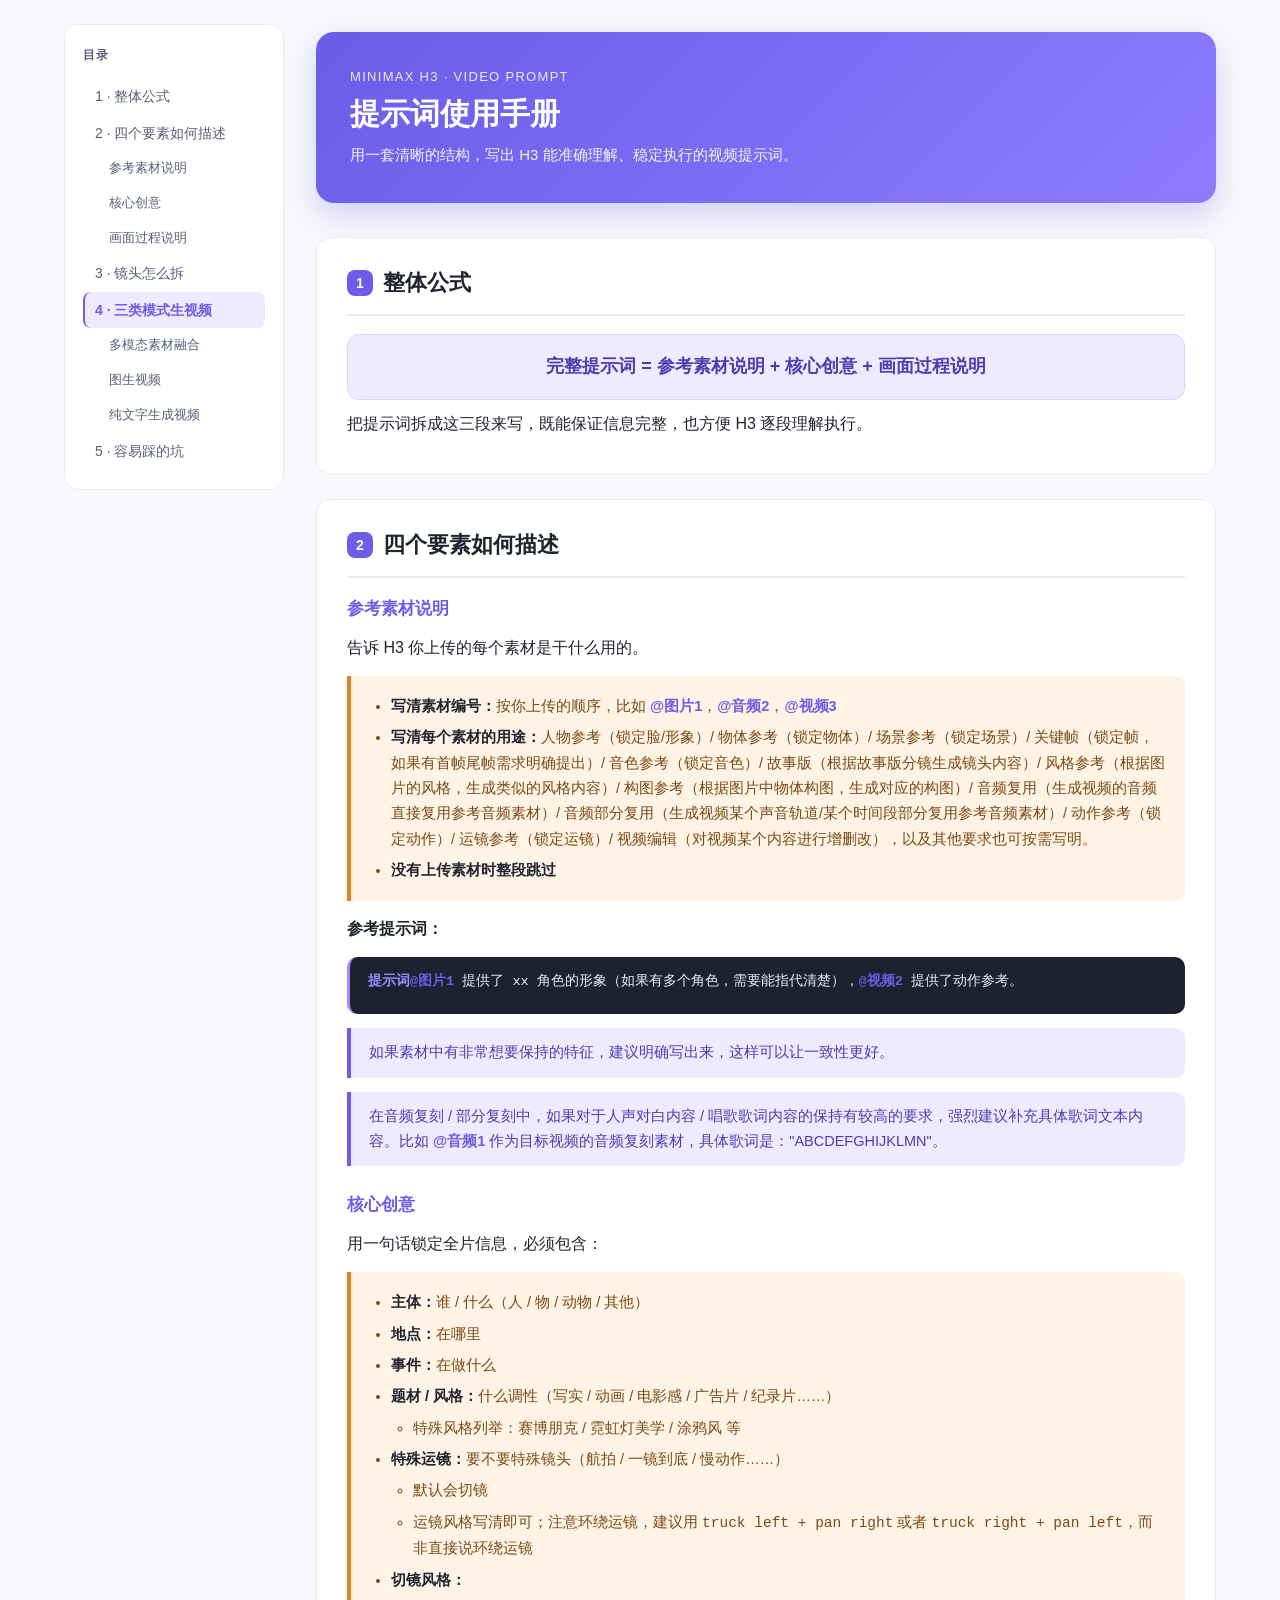
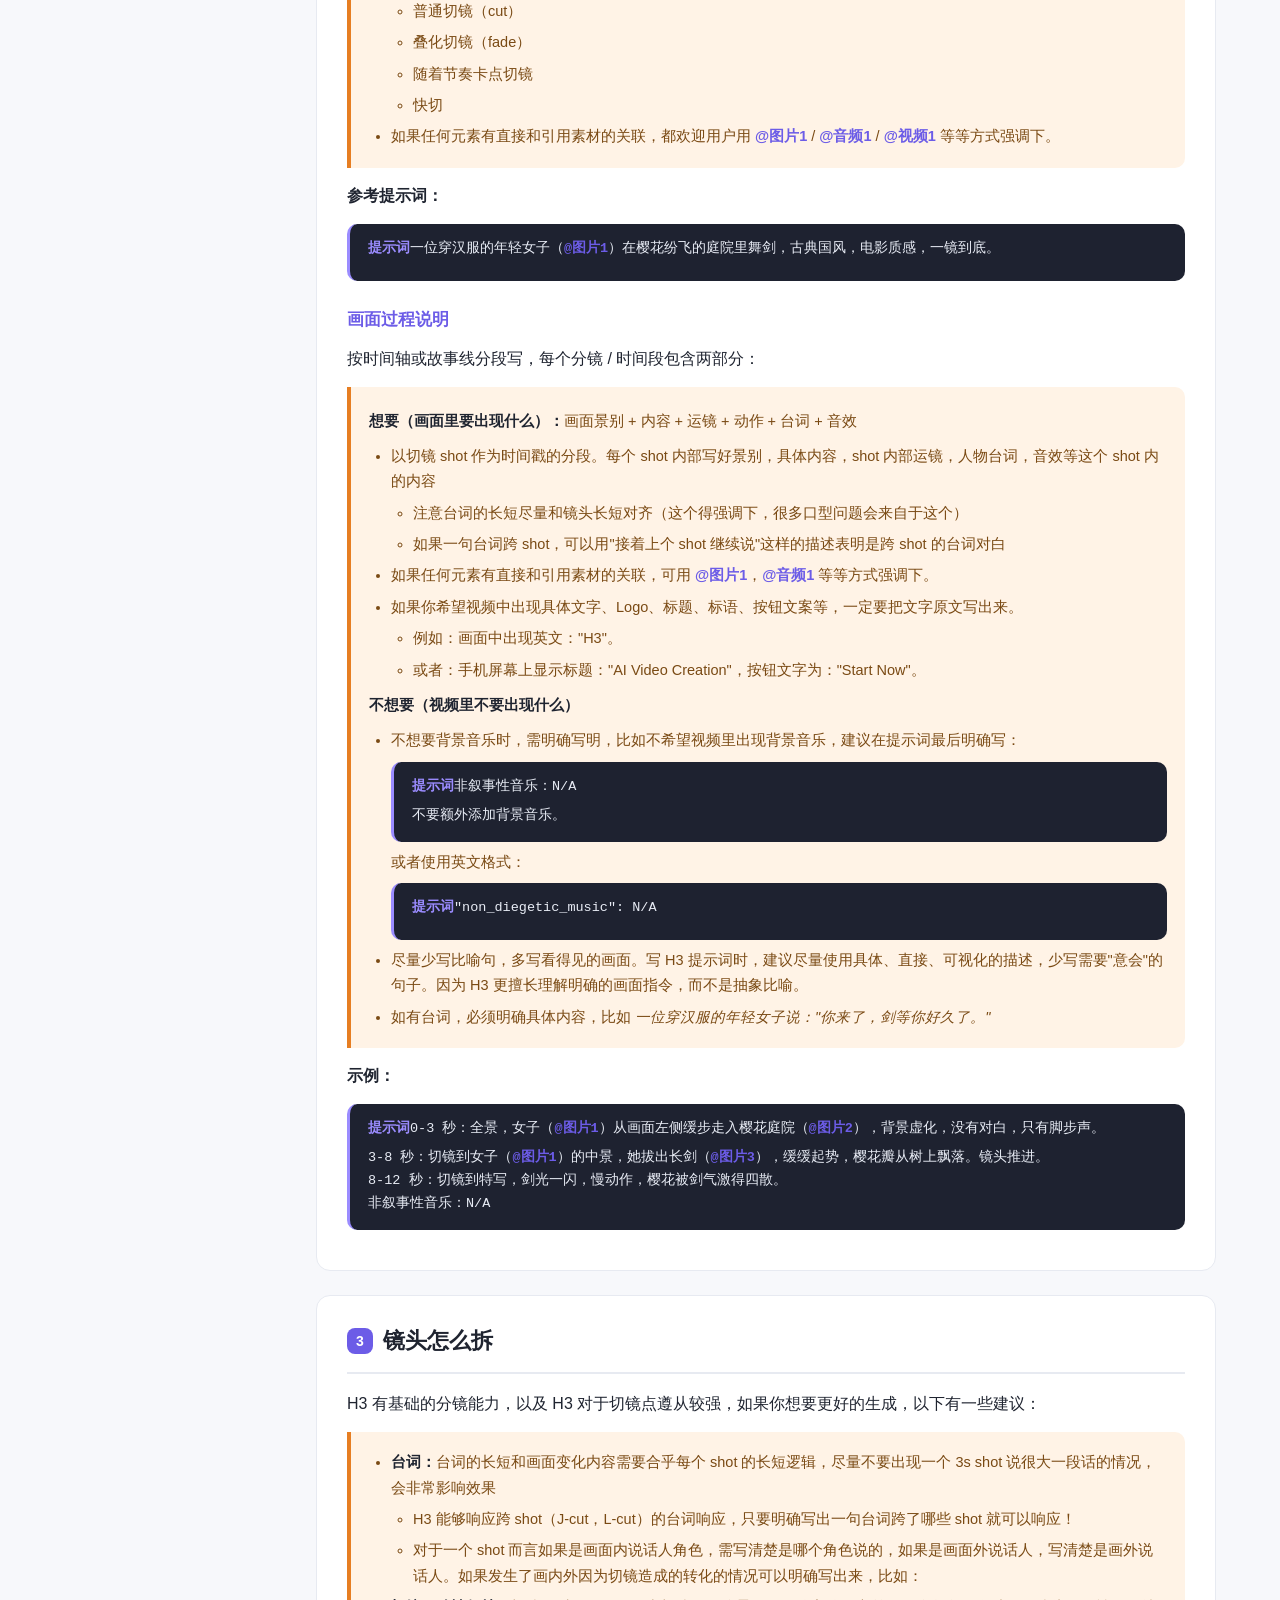
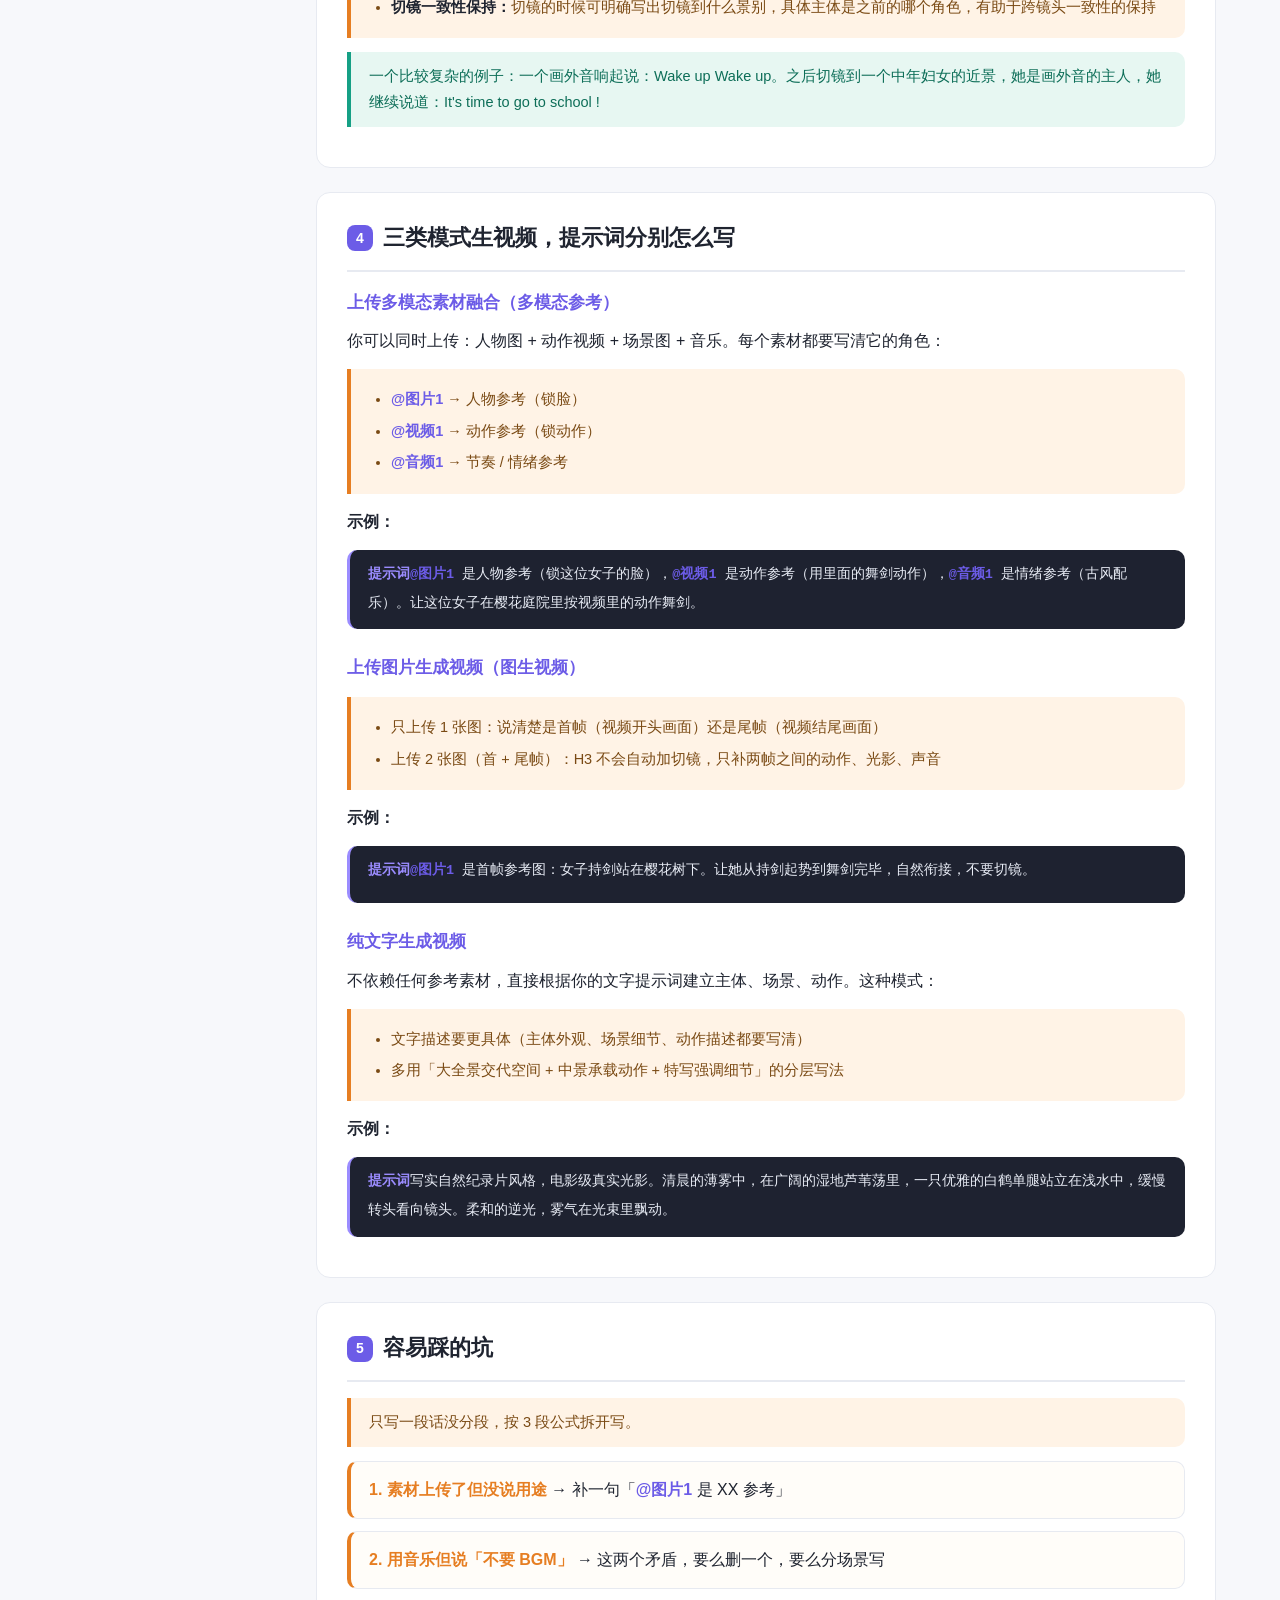
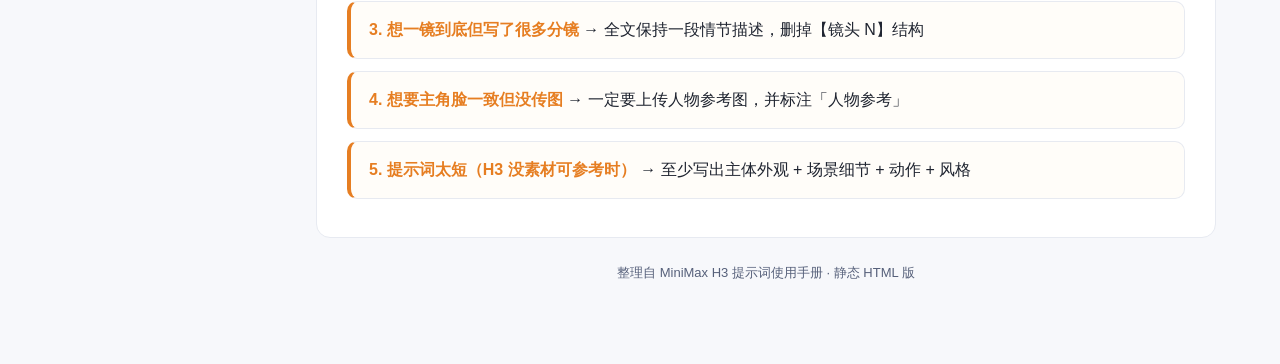
<file: pages/prompt_guide.html>
<!DOCTYPE html>
<html lang="zh-CN">
<head>
<meta charset="UTF-8">
<meta name="viewport" content="width=device-width, initial-scale=1.0">
<title>提示词使用手册 · MiniMax H3</title>
<style>
  :root{
    --bg:#f7f8fb;
    --panel:#ffffff;
    --ink:#1f2430;
    --ink-soft:#56607a;
    --line:#e7eaf1;
    --accent:#6c5ce7;
    --accent-soft:#efeaff;
    --code-bg:#1e2230;
    --code-ink:#e8ecf5;
    --code-accent:#9b8cff;
    --warn:#e67e22;
    --warn-soft:#fff3e6;
    --ok:#16a085;
    --ok-soft:#e7f7f2;
    --radius:14px;
    --maxw:1200px;
  }
  *{box-sizing:border-box}
  html{scroll-behavior:smooth}
  body{
    margin:0;
    background:var(--bg);
    color:var(--ink);
    font-family:-apple-system,BlinkMacSystemFont,"Segoe UI","PingFang SC","Hiragino Sans GB","Microsoft YaHei",sans-serif;
    line-height:1.75;
    font-size:16px;
    -webkit-font-smoothing:antialiased;
  }
  .wrap{
    max-width:var(--maxw);
    margin:0 auto;
    padding:0 24px;
    display:grid;
    grid-template-columns:220px minmax(0,1fr);
    gap:32px;
    align-items:start;
  }
  /* ---------- Sidebar TOC ---------- */
  .toc{
    position:sticky;
    top:24px;
    align-self:start;
    background:var(--panel);
    border:1px solid var(--line);
    border-radius:var(--radius);
    padding:20px 18px;
    max-height:calc(100vh - 48px);
    overflow:auto;
  }
  .toc h4{
    margin:0 0 12px;
    font-size:12px;
    letter-spacing:.12em;
    text-transform:uppercase;
    color:var(--ink-soft);
  }
  .toc a{
    display:block;
    color:var(--ink-soft);
    text-decoration:none;
    padding:6px 10px;
    border-radius:8px;
    font-size:14px;
    border-left:2px solid transparent;
    transition:.15s;
  }
  .toc a.sub{padding-left:24px;font-size:13px}
  .toc a:hover{background:var(--accent-soft);color:var(--accent)}
  .toc a.active{
    background:var(--accent-soft);
    color:var(--accent);
    border-left-color:var(--accent);
    font-weight:600;
  }
  /* ---------- Main ---------- */
  .content{min-width:0;padding:32px 0 80px}
  header.hero{
    background:linear-gradient(135deg,#6c5ce7,#8e7bff);
    color:#fff;
    border-radius:18px;
    padding:34px 34px;
    margin-bottom:34px;
    box-shadow:0 12px 30px rgba(108,92,231,.25);
  }
  header.hero .kicker{font-size:13px;opacity:.85;letter-spacing:.1em}
  header.hero h1{margin:6px 0 10px;font-size:30px;line-height:1.25}
  header.hero p{margin:0;opacity:.92;font-size:15px}
  .formula{
    background:var(--accent-soft);
    border:1px solid #ddd2ff;
    color:#4b3fb0;
    border-radius:12px;
    padding:16px 20px;
    font-size:18px;
    font-weight:600;
    text-align:center;
    margin:18px 0 8px;
  }
  section{
    background:var(--panel);
    border:1px solid var(--line);
    border-radius:var(--radius);
    padding:26px 30px;
    margin-bottom:24px;
    scroll-margin-top:24px;
  }
  h2{
    font-size:22px;
    margin:0 0 16px;
    padding-bottom:12px;
    border-bottom:2px solid var(--line);
    display:flex;
    align-items:center;
    gap:10px;
  }
  h2 .num{
    background:var(--accent);
    color:#fff;
    font-size:14px;
    width:26px;height:26px;
    border-radius:8px;
    display:inline-flex;
    align-items:center;justify-content:center;
    flex:none;
  }
  h3{
    font-size:17px;
    margin:24px 0 10px;
    color:var(--accent);
  }
  h3:first-of-type{margin-top:6px}
  p{margin:10px 0}
  ul,ol{margin:10px 0;padding-left:22px}
  li{margin:6px 0}
  strong{color:var(--ink)}
  /* ---------- prompt / code block ---------- */
  .prompt{
    background:var(--code-bg);
    color:var(--code-ink);
    border-radius:10px;
    padding:14px 18px;
    margin:14px 0;
    font-family:"SF Mono",ui-monospace,Menlo,Consolas,"Courier New",monospace;
    font-size:13.5px;
    line-height:1.7;
    white-space:pre-wrap;
    border-left:3px solid var(--code-accent);
    overflow-x:auto;
  }
  .prompt .tag{
    display:inline-block;
    color:var(--code-accent);
    font-weight:700;
    margin-bottom:6px;
    font-family:inherit;
  }
  /* ---------- callout (was blockquote) ---------- */
  .note{
    background:var(--warn-soft);
    border-left:4px solid var(--warn);
    border-radius:0 10px 10px 0;
    padding:12px 18px;
    margin:14px 0;
    color:#7a4a14;
    font-size:14.5px;
  }
  .note.blue{
    background:var(--accent-soft);
    border-left-color:var(--accent);
    color:#4b3fb0;
  }
  .note.green{
    background:var(--ok-soft);
    border-left-color:var(--ok);
    color:#0d6e58;
  }
  .note ul,.note ol{margin:6px 0}
  /* inline @ref highlight */
  .at{color:var(--accent);font-weight:600}
  /* ---------- pitfalls ---------- */
  .pit{
    border:1px solid var(--line);
    border-left:4px solid var(--warn);
    border-radius:10px;
    padding:14px 18px;
    margin:12px 0;
    background:#fffdf9;
  }
  .pit b{color:var(--warn)}
  .footer{
    text-align:center;
    color:var(--ink-soft);
    font-size:13px;
    margin-top:10px;
  }
  @media (max-width:360px){
    .wrap{grid-template-columns:1fr;gap:0}
    .toc{position:static;max-height:none;margin-bottom:20px}
    section{padding:20px}
  }
</style>
</head>
<body>
<div class="wrap">
  <!-- ============ TOC ============ -->
  <nav class="toc">
    <h4>目录</h4>
    <a href="#formula">1 · 整体公式</a>
    <a href="#elements">2 · 四个要素如何描述</a>
    <a href="#ref-material" class="sub">参考素材说明</a>
    <a href="#core-creative" class="sub">核心创意</a>
    <a href="#visual-process" class="sub">画面过程说明</a>
    <a href="#shot">3 · 镜头怎么拆</a>
    <a href="#modes">4 · 三类模式生视频</a>
    <a href="#m-multimodal" class="sub">多模态素材融合</a>
    <a href="#m-image" class="sub">图生视频</a>
    <a href="#m-text" class="sub">纯文字生成视频</a>
    <a href="#pitfalls">5 · 容易踩的坑</a>
  </nav>

  <!-- ============ CONTENT ============ -->
  <main class="content">
    <header class="hero">
      <div class="kicker">MINIMAX H3 · VIDEO PROMPT</div>
      <h1>提示词使用手册</h1>
      <p>用一套清晰的结构，写出 H3 能准确理解、稳定执行的视频提示词。</p>
    </header>

    <!-- 1. 公式 -->
    <section id="formula">
      <h2><span class="num">1</span>整体公式</h2>
      <div class="formula">完整提示词 = 参考素材说明 + 核心创意 + 画面过程说明</div>
      <p>把提示词拆成这三段来写，既能保证信息完整，也方便 H3 逐段理解执行。</p>
    </section>

    <!-- 2. 四要素 -->
    <section id="elements">
      <h2><span class="num">2</span>四个要素如何描述</h2>

      <h3 id="ref-material">参考素材说明</h3>
      <p>告诉 H3 你上传的每个素材是干什么用的。</p>
      <div class="note">
        <ul>
          <li><strong>写清素材编号：</strong>按你上传的顺序，比如 <span class="at">@图片1</span>，<span class="at">@音频2</span>，<span class="at">@视频3</span></li>
          <li><strong>写清每个素材的用途：</strong>人物参考（锁定脸/形象）/ 物体参考（锁定物体）/ 场景参考（锁定场景）/ 关键帧（锁定帧，如果有首帧尾帧需求明确提出）/ 音色参考（锁定音色）/ 故事版（根据故事版分镜生成镜头内容）/ 风格参考（根据图片的风格，生成类似的风格内容）/ 构图参考（根据图片中物体构图，生成对应的构图）/ 音频复用（生成视频的音频直接复用参考音频素材）/ 音频部分复用（生成视频某个声音轨道/某个时间段部分复用参考音频素材）/ 动作参考（锁定动作）/ 运镜参考（锁定运镜）/ 视频编辑（对视频某个内容进行增删改），以及其他要求也可按需写明。</li>
          <li><strong>没有上传素材时整段跳过</strong></li>
        </ul>
      </div>
      <p><strong>参考提示词：</strong></p>
      <div class="prompt"><span class="tag">提示词</span><span class="at">@图片1</span> 提供了 xx 角色的形象（如果有多个角色，需要能指代清楚），<span class="at">@视频2</span> 提供了动作参考。</div>
      <div class="note blue">如果素材中有非常想要保持的特征，建议明确写出来，这样可以让一致性更好。</div>
      <div class="note blue">在音频复刻 / 部分复刻中，如果对于人声对白内容 / 唱歌歌词内容的保持有较高的要求，强烈建议补充具体歌词文本内容。比如 <span class="at">@音频1</span> 作为目标视频的音频复刻素材，具体歌词是："ABCDEFGHIJKLMN"。</div>

      <h3 id="core-creative">核心创意</h3>
      <p>用一句话锁定全片信息，必须包含：</p>
      <div class="note">
        <ul>
          <li><strong>主体：</strong>谁 / 什么（人 / 物 / 动物 / 其他）</li>
          <li><strong>地点：</strong>在哪里</li>
          <li><strong>事件：</strong>在做什么</li>
          <li><strong>题材 / 风格：</strong>什么调性（写实 / 动画 / 电影感 / 广告片 / 纪录片……）
            <ul>
              <li>特殊风格列举：赛博朋克 / 霓虹灯美学 / 涂鸦风 等</li>
            </ul>
          </li>
          <li><strong>特殊运镜：</strong>要不要特殊镜头（航拍 / 一镜到底 / 慢动作……）
            <ul>
              <li>默认会切镜</li>
              <li>运镜风格写清即可；注意环绕运镜，建议用 <code>truck left + pan right</code> 或者 <code>truck right + pan left</code>，而非直接说环绕运镜</li>
            </ul>
          </li>
          <li><strong>切镜风格：</strong>
            <ul>
              <li>普通切镜（cut）</li>
              <li>叠化切镜（fade）</li>
              <li>随着节奏卡点切镜</li>
              <li>快切</li>
            </ul>
          </li>
          <li>如果任何元素有直接和引用素材的关联，都欢迎用户用 <span class="at">@图片1</span> / <span class="at">@音频1</span> / <span class="at">@视频1</span> 等等方式强调下。</li>
        </ul>
      </div>
      <p><strong>参考提示词：</strong></p>
      <div class="prompt"><span class="tag">提示词</span>一位穿汉服的年轻女子（<span class="at">@图片1</span>）在樱花纷飞的庭院里舞剑，古典国风，电影质感，一镜到底。</div>

      <h3 id="visual-process">画面过程说明</h3>
      <p>按时间轴或故事线分段写，每个分镜 / 时间段包含两部分：</p>
      <div class="note">
        <p><strong>想要（画面里要出现什么）：</strong>画面景别 + 内容 + 运镜 + 动作 + 台词 + 音效</p>
        <ul>
          <li>以切镜 shot 作为时间戳的分段。每个 shot 内部写好景别，具体内容，shot 内部运镜，人物台词，音效等这个 shot 内的内容
            <ul>
              <li>注意台词的长短尽量和镜头长短对齐（这个得强调下，很多口型问题会来自于这个）</li>
              <li>如果一句台词跨 shot，可以用"接着上个 shot 继续说"这样的描述表明是跨 shot 的台词对白</li>
            </ul>
          </li>
          <li>如果任何元素有直接和引用素材的关联，可用 <span class="at">@图片1</span>，<span class="at">@音频1</span> 等等方式强调下。</li>
          <li>如果你希望视频中出现具体文字、Logo、标题、标语、按钮文案等，一定要把文字原文写出来。
            <ul>
              <li>例如：画面中出现英文："H3"。</li>
              <li>或者：手机屏幕上显示标题："AI Video Creation"，按钮文字为："Start Now"。</li>
            </ul>
          </li>
        </ul>
        <p><strong>不想要（视频里不要出现什么）</strong></p>
        <ul>
          <li>不想要背景音乐时，需明确写明，比如不希望视频里出现背景音乐，建议在提示词最后明确写：
            <div class="prompt" style="margin:8px 0"><span class="tag">提示词</span>非叙事性音乐：N/A
不要额外添加背景音乐。</div>
            或者使用英文格式：
            <div class="prompt" style="margin:8px 0"><span class="tag">提示词</span>"non_diegetic_music": N/A</div>
          </li>
        </ul>
        <ul>
          <li>尽量少写比喻句，多写看得见的画面。写 H3 提示词时，建议尽量使用具体、直接、可视化的描述，少写需要"意会"的句子。因为 H3 更擅长理解明确的画面指令，而不是抽象比喻。</li>
          <li>如有台词，必须明确具体内容，比如 <em>一位穿汉服的年轻女子说："你来了，剑等你好久了。"</em></li>
        </ul>
      </div>
      <p><strong>示例：</strong></p>
      <div class="prompt"><span class="tag">提示词</span>0-3 秒：全景，女子（<span class="at">@图片1</span>）从画面左侧缓步走入樱花庭院（<span class="at">@图片2</span>），背景虚化，没有对白，只有脚步声。
3-8 秒：切镜到女子（<span class="at">@图片1</span>）的中景，她拔出长剑（<span class="at">@图片3</span>），缓缓起势，樱花瓣从树上飘落。镜头推进。
8-12 秒：切镜到特写，剑光一闪，慢动作，樱花被剑气激得四散。
非叙事性音乐：N/A</div>
    </section>

    <!-- 3. 镜头怎么拆 -->
    <section id="shot">
      <h2><span class="num">3</span>镜头怎么拆</h2>
      <p>H3 有基础的分镜能力，以及 H3 对于切镜点遵从较强，如果你想要更好的生成，以下有一些建议：</p>
      <div class="note">
        <ul>
          <li><strong>台词：</strong>台词的长短和画面变化内容需要合乎每个 shot 的长短逻辑，尽量不要出现一个 3s shot 说很大一段话的情况，会非常影响效果
            <ul>
              <li>H3 能够响应跨 shot（J-cut，L-cut）的台词响应，只要明确写出一句台词跨了哪些 shot 就可以响应！</li>
              <li>对于一个 shot 而言如果是画面内说话人角色，需写清楚是哪个角色说的，如果是画面外说话人，写清楚是画外说话人。如果发生了画内外因为切镜造成的转化的情况可以明确写出来，比如：</li>
            </ul>
          </li>
          <li><strong>切镜一致性保持：</strong>切镜的时候可明确写出切镜到什么景别，具体主体是之前的哪个角色，有助于跨镜头一致性的保持</li>
        </ul>
      </div>
      <div class="note green">一个比较复杂的例子：一个画外音响起说：Wake up Wake up。之后切镜到一个中年妇女的近景，她是画外音的主人，她继续说道：It's time to go to school !</div>
    </section>

    <!-- 4. 三类模式 -->
    <section id="modes">
      <h2><span class="num">4</span>三类模式生视频，提示词分别怎么写</h2>

      <h3 id="m-multimodal">上传多模态素材融合（多模态参考）</h3>
      <p>你可以同时上传：人物图 + 动作视频 + 场景图 + 音乐。每个素材都要写清它的角色：</p>
      <div class="note">
        <ul>
          <li><span class="at">@图片1</span> → 人物参考（锁脸）</li>
          <li><span class="at">@视频1</span> → 动作参考（锁动作）</li>
          <li><span class="at">@音频1</span> → 节奏 / 情绪参考</li>
        </ul>
      </div>
      <p><strong>示例：</strong></p>
      <div class="prompt"><span class="tag">提示词</span><span class="at">@图片1</span> 是人物参考（锁这位女子的脸），<span class="at">@视频1</span> 是动作参考（用里面的舞剑动作），<span class="at">@音频1</span> 是情绪参考（古风配乐）。让这位女子在樱花庭院里按视频里的动作舞剑。</div>

      <h3 id="m-image">上传图片生成视频（图生视频）</h3>
      <div class="note">
        <ul>
          <li>只上传 1 张图：说清楚是首帧（视频开头画面）还是尾帧（视频结尾画面）</li>
          <li>上传 2 张图（首 + 尾帧）：H3 不会自动加切镜，只补两帧之间的动作、光影、声音</li>
        </ul>
      </div>
      <p><strong>示例：</strong></p>
      <div class="prompt"><span class="tag">提示词</span><span class="at">@图片1</span> 是首帧参考图：女子持剑站在樱花树下。让她从持剑起势到舞剑完毕，自然衔接，不要切镜。</div>

      <h3 id="m-text">纯文字生成视频</h3>
      <p>不依赖任何参考素材，直接根据你的文字提示词建立主体、场景、动作。这种模式：</p>
      <div class="note">
        <ul>
          <li>文字描述要更具体（主体外观、场景细节、动作描述都要写清）</li>
          <li>多用「大全景交代空间 + 中景承载动作 + 特写强调细节」的分层写法</li>
        </ul>
      </div>
      <p><strong>示例：</strong></p>
      <div class="prompt"><span class="tag">提示词</span>写实自然纪录片风格，电影级真实光影。清晨的薄雾中，在广阔的湿地芦苇荡里，一只优雅的白鹤单腿站立在浅水中，缓慢转头看向镜头。柔和的逆光，雾气在光束里飘动。</div>
    </section>

    <!-- 5. 踩坑 -->
    <section id="pitfalls">
      <h2><span class="num">5</span>容易踩的坑</h2>
      <div class="note">只写一段话没分段，按 3 段公式拆开写。</div>
      <div class="pit"><b>1. 素材上传了但没说用途</b> → 补一句「<span class="at">@图片1</span> 是 XX 参考」</div>
      <div class="pit"><b>2. 用音乐但说「不要 BGM」</b> → 这两个矛盾，要么删一个，要么分场景写</div>
      <div class="pit"><b>3. 想一镜到底但写了很多分镜</b> → 全文保持一段情节描述，删掉【镜头 N】结构</div>
      <div class="pit"><b>4. 想要主角脸一致但没传图</b> → 一定要上传人物参考图，并标注「人物参考」</div>
      <div class="pit"><b>5. 提示词太短（H3 没素材可参考时）</b> → 至少写出主体外观 + 场景细节 + 动作 + 风格</div>
    </section>

    <div class="footer">整理自 MiniMax H3 提示词使用手册 · 静态 HTML 版</div>
  </main>
</div>

<script>
  // scrollspy: highlight active TOC item
  const links = Array.from(document.querySelectorAll('.toc a'));
  const map = new Map(links.map(a => [a.getAttribute('href').slice(1), a]));
  const sections = links.map(a => document.getElementById(a.getAttribute('href').slice(1))).filter(Boolean);
  const obs = new IntersectionObserver((entries) => {
    entries.forEach(e => {
      if (e.isIntersecting) {
        links.forEach(l => l.classList.remove('active'));
        const a = map.get(e.target.id);
        if (a) a.classList.add('active');
      }
    });
  }, { rootMargin: '-10% 0px -75% 0px', threshold: 0 });
  sections.forEach(s => obs.observe(s));
</script>
</body>
</html>
</file>
